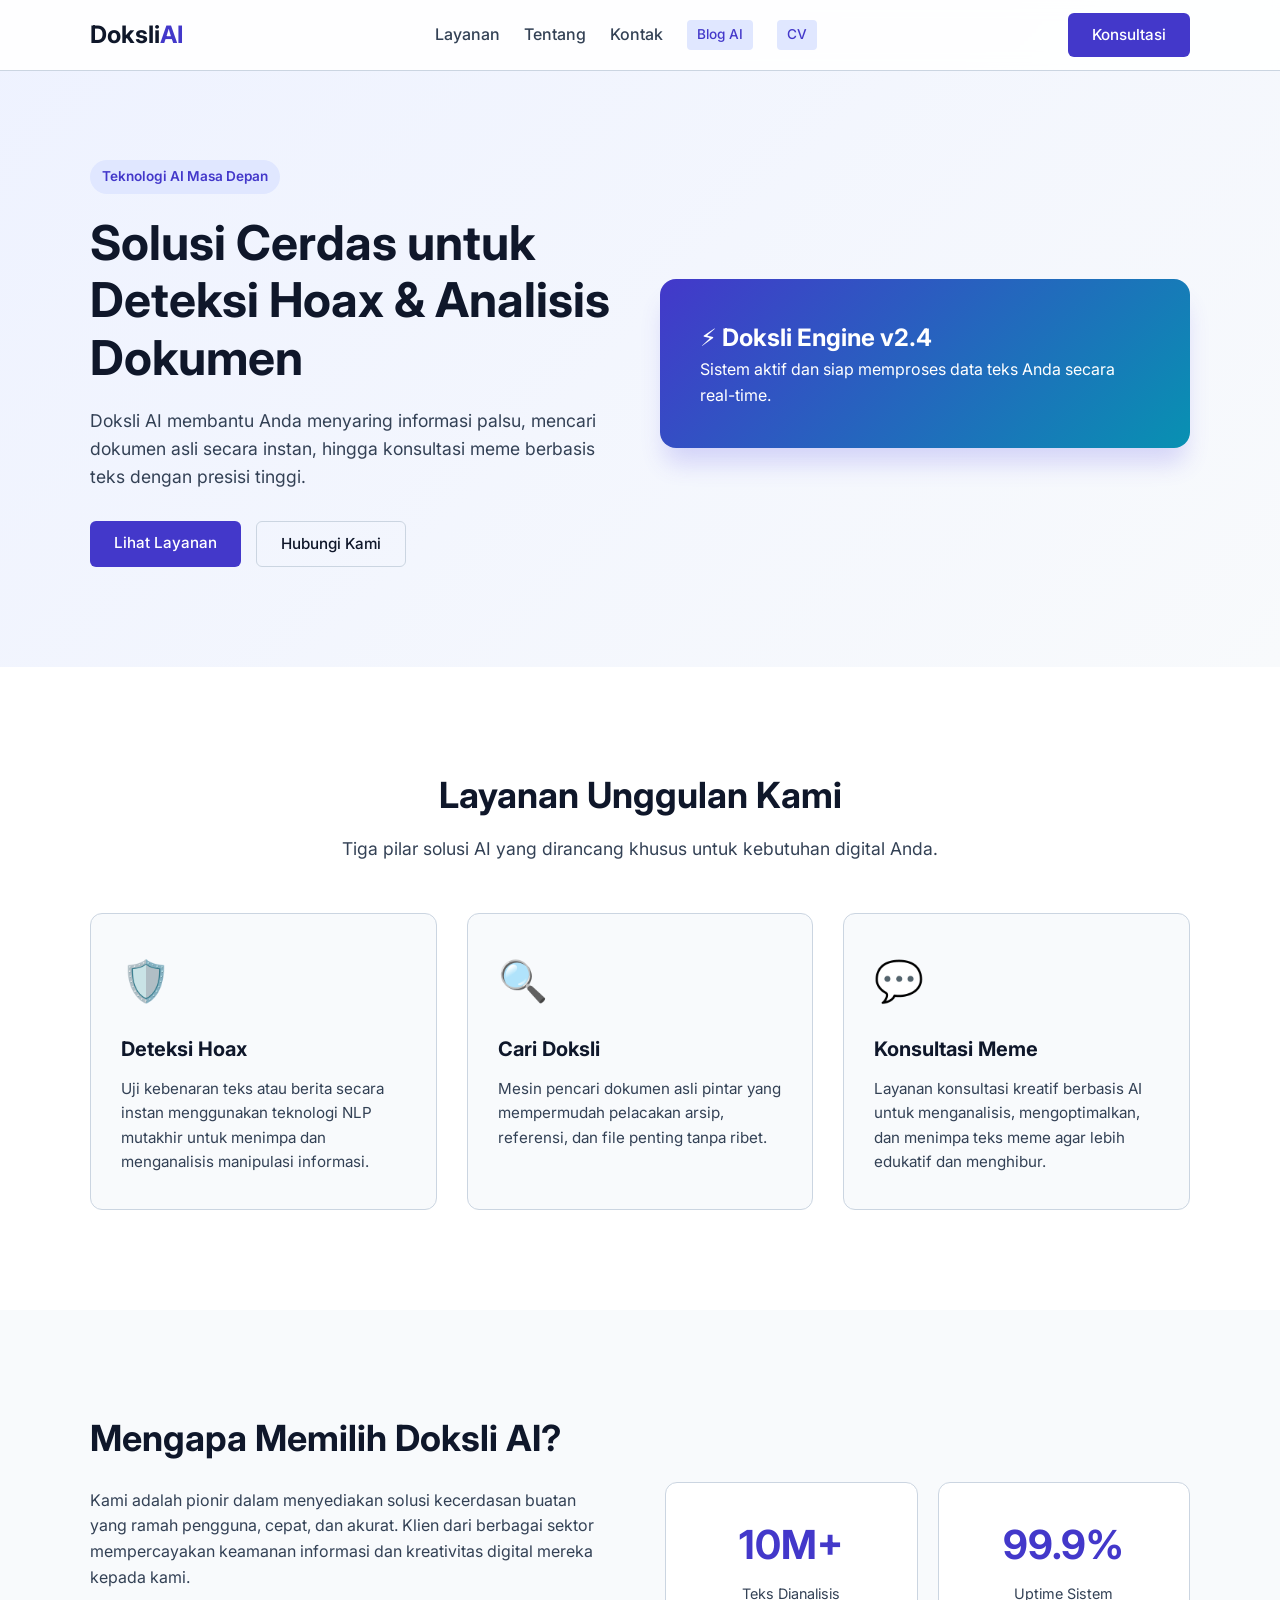
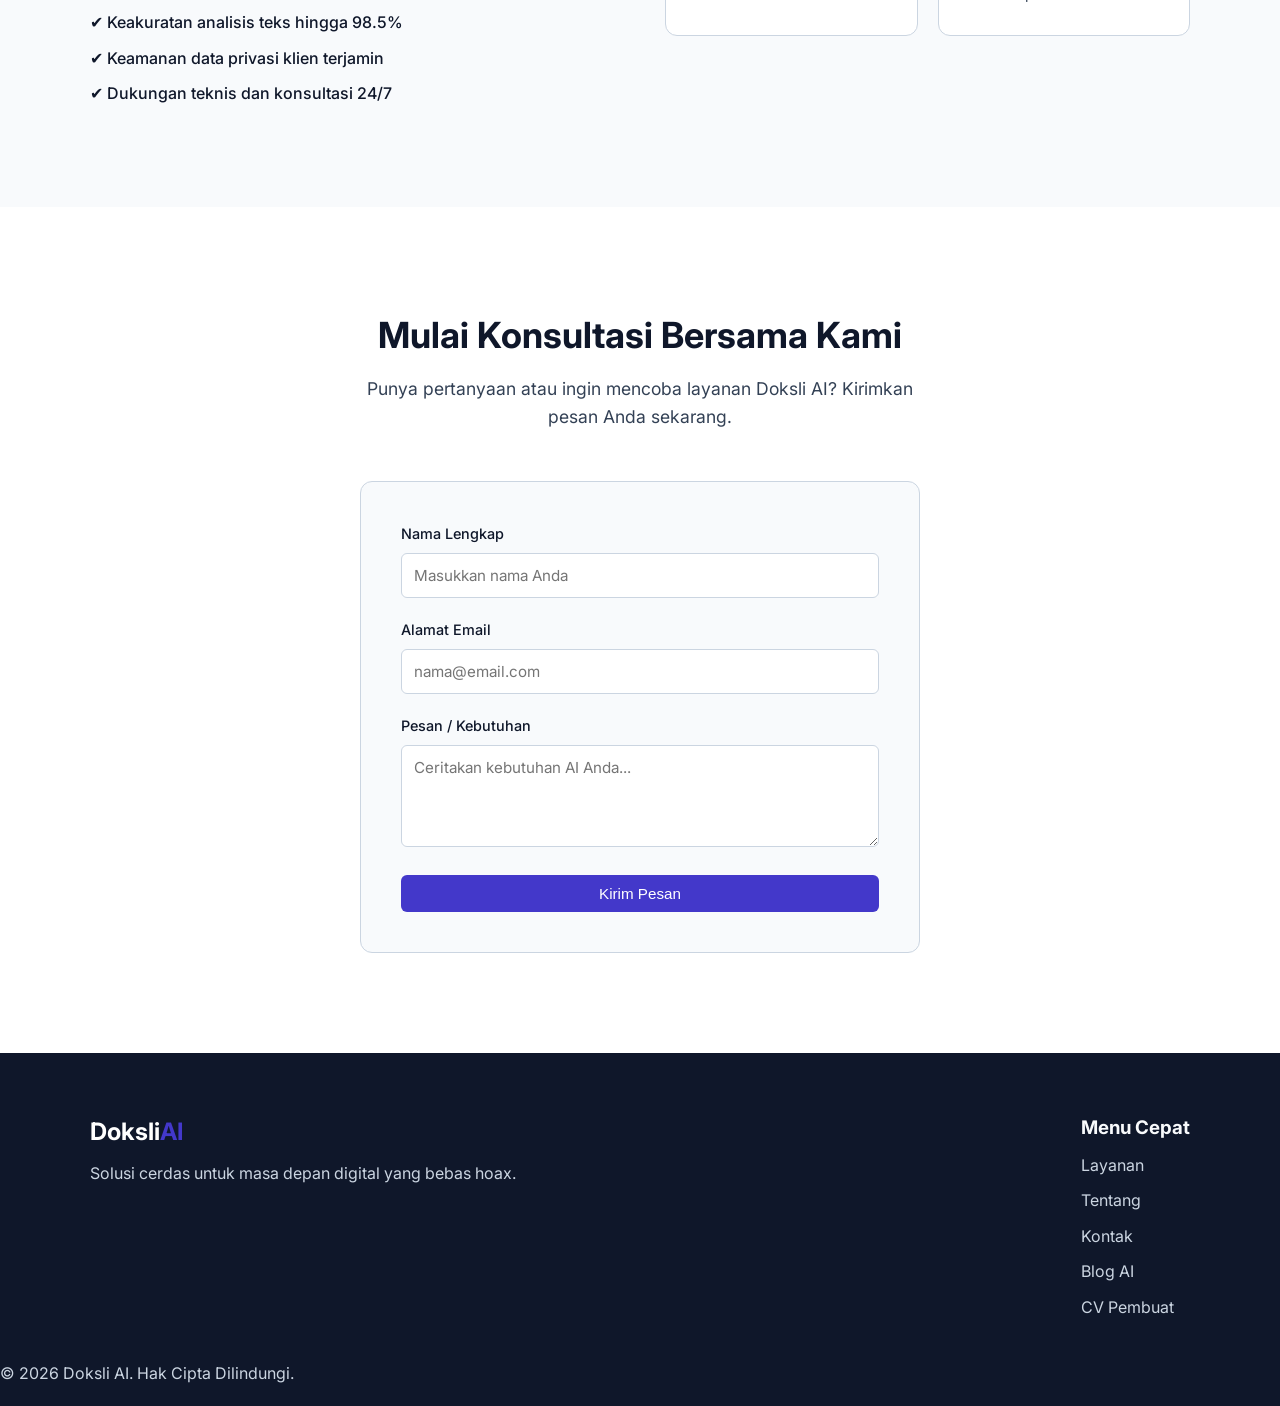
<file: index.html>
<!DOCTYPE html>
<html lang="id">
<head>
    <meta charset="UTF-8">
    <meta name="viewport" content="width=device-width, initial-scale=1.0">
    <title>Doksli AI — Solusi Kecerdasan Buatan Terpercaya</title>
    <!-- Google Fonts: Inter -->
    <link rel="preconnect" href="https://fonts.googleapis.com">
    <link rel="preconnect" href="https://fonts.gstatic.com" crossorigin>
    <link href="https://fonts.googleapis.com/css2?family=Inter:wght@300;400;500;600;700&display=swap" rel="stylesheet">
    <!-- External CSS -->
    <link rel="stylesheet" href="assets/css/style.css">
</head>
<body>

    <!-- 1. Navbar / Header -->
    <header class="navbar">
        <div class="container nav-container">
            <a href="index.html" class="logo">Doksli<span>AI</span></a>
            <nav class="nav-menu">
                <a href="#layanan">Layanan</a>
                <a href="#tentang">Tentang</a>
                <a href="#kontak">Kontak</a>
                <!-- Link ke halaman lain proyek -->
                <a href="blog.html" class="nav-link-other">Blog AI</a>
                <a href="cv.html" class="nav-link-other">CV</a>
            </nav>
            <a href="#kontak" class="btn btn-primary nav-cta">Konsultasi</a>
        </div>
    </header>

    <!-- 2. Hero Section -->
    <section class="hero">
        <div class="container hero-container">
            <div class="hero-content">
                <span class="badge">Teknologi AI Masa Depan</span>
                <h1>Solusi Cerdas untuk Deteksi Hoax & Analisis Dokumen</h1>
                <p>Doksli AI membantu Anda menyaring informasi palsu, mencari dokumen asli secara instan, hingga konsultasi meme berbasis teks dengan presisi tinggi.</p>
                <div class="hero-buttons">
                    <a href="#layanan" class="btn btn-primary">Lihat Layanan</a>
                    <a href="#kontak" class="btn btn-outline">Hubungi Kami</a>
                </div>
            </div>
            <div class="hero-visual">
                <div class="ai-card-glow">
                    <h2>⚡ Doksli Engine v2.4</h2>
                    <p>Sistem aktif dan siap memproses data teks Anda secara real-time.</p>
                </div>
            </div>
        </div>
    </section>

    <!-- 3. Layanan Section -->
    <section id="layanan" class="services">
        <div class="container">
            <div class="section-title">
                <h2>Layanan Unggulan Kami</h2>
                <p>Tiga pilar solusi AI yang dirancang khusus untuk kebutuhan digital Anda.</p>
            </div>
            <div class="services-grid">
                <!-- Layanan 1 -->
                <div class="service-card">
                    <div class="service-icon">🛡️</div>
                    <h3>Deteksi Hoax</h3>
                    <p>Uji kebenaran teks atau berita secara instan menggunakan teknologi NLP mutakhir untuk menimpa dan menganalisis manipulasi informasi.</p>
                </div>
                <!-- Layanan 2 -->
                <div class="service-card">
                    <div class="service-icon">🔍</div>
                    <h3>Cari Doksli</h3>
                    <p>Mesin pencari dokumen asli pintar yang mempermudah pelacakan arsip, referensi, dan file penting tanpa ribet.</p>
                </div>
                <!-- Layanan 3 -->
                <div class="service-card">
                    <div class="service-icon">💬</div>
                    <h3>Konsultasi Meme</h3>
                    <p>Layanan konsultasi kreatif berbasis AI untuk menganalisis, mengoptimalkan, dan menimpa teks meme agar lebih edukatif dan menghibur.</p>
                </div>
            </div>
        </div>
    </section>

    <!-- 4. Tentang / Keunggulan Section -->
    <section id="tentang" class="about">
        <div class="container about-container">
            <div class="about-text">
                <h2>Mengapa Memilih Doksli AI?</h2>
                <p>Kami adalah pionir dalam menyediakan solusi kecerdasan buatan yang ramah pengguna, cepat, dan akurat. Klien dari berbagai sektor mempercayakan keamanan informasi dan kreativitas digital mereka kepada kami.</p>
                <ul class="about-list">
                    <li>✔️ Keakuratan analisis teks hingga 98.5%</li>
                    <li>✔️ Keamanan data privasi klien terjamin</li>
                    <li>✔️ Dukungan teknis dan konsultasi 24/7</li>
                </ul>
            </div>
            <div class="about-stats">
                <div class="stat-box">
                    <h3>10M+</h3>
                    <p>Teks Dianalisis</p>
                </div>
                <div class="stat-box">
                    <h3>99.9%</h3>
                    <p>Uptime Sistem</p>
                </div>
            </div>
        </div>
    </section>

    <!-- 5. Kontak / Call to Action Section -->
    <section id="kontak" class="contact">
        <div class="container contact-container">
            <div class="section-title">
                <h2>Mulai Konsultasi Bersama Kami</h2>
                <p>Punya pertanyaan atau ingin mencoba layanan Doksli AI? Kirimkan pesan Anda sekarang.</p>
            </div>
            <form class="contact-form" onsubmit="event.preventDefault(); alert('Pesan berhasil dikirim!');">
                <div class="form-group">
                    <label for="nama">Nama Lengkap</label>
                    <input type="text" id="nama" placeholder="Masukkan nama Anda" required>
                </div>
                <div class="form-group">
                    <label for="email">Alamat Email</label>
                    <input type="email" id="email" placeholder="nama@email.com" required>
                </div>
                <div class="form-group">
                    <label for="pesan">Pesan / Kebutuhan</label>
                    <textarea id="pesan" rows="4" placeholder="Ceritakan kebutuhan AI Anda..." required></textarea>
                </div>
                <button type="submit" class="btn btn-primary btn-block">Kirim Pesan</button>
            </form>
        </div>
    </section>

    <!-- 6. Footer -->
    <footer class="footer">
        <div class="container footer-container">
            <div class="footer-brand">
                <a href="index.html" class="logo">Doksli<span>AI</span></a>
                <p>Solusi cerdas untuk masa depan digital yang bebas hoax.</p>
            </div>
            <div class="footer-links">
                <h3>Menu Cepat</h3>
                <a href="#layanan">Layanan</a>
                <a href="#tentang">Tentang</a>
                <a href="#kontak">Kontak</a>
                <a href="blog.html">Blog AI</a>
                <a href="cv.html">CV Pembuat</a>
            </div>
        </div>
        <div class="footer-bottom">
            <p>&copy; 2026 Doksli AI. Hak Cipta Dilindungi.</p>
        </div>
    </footer>

</body>
</html>
</file>
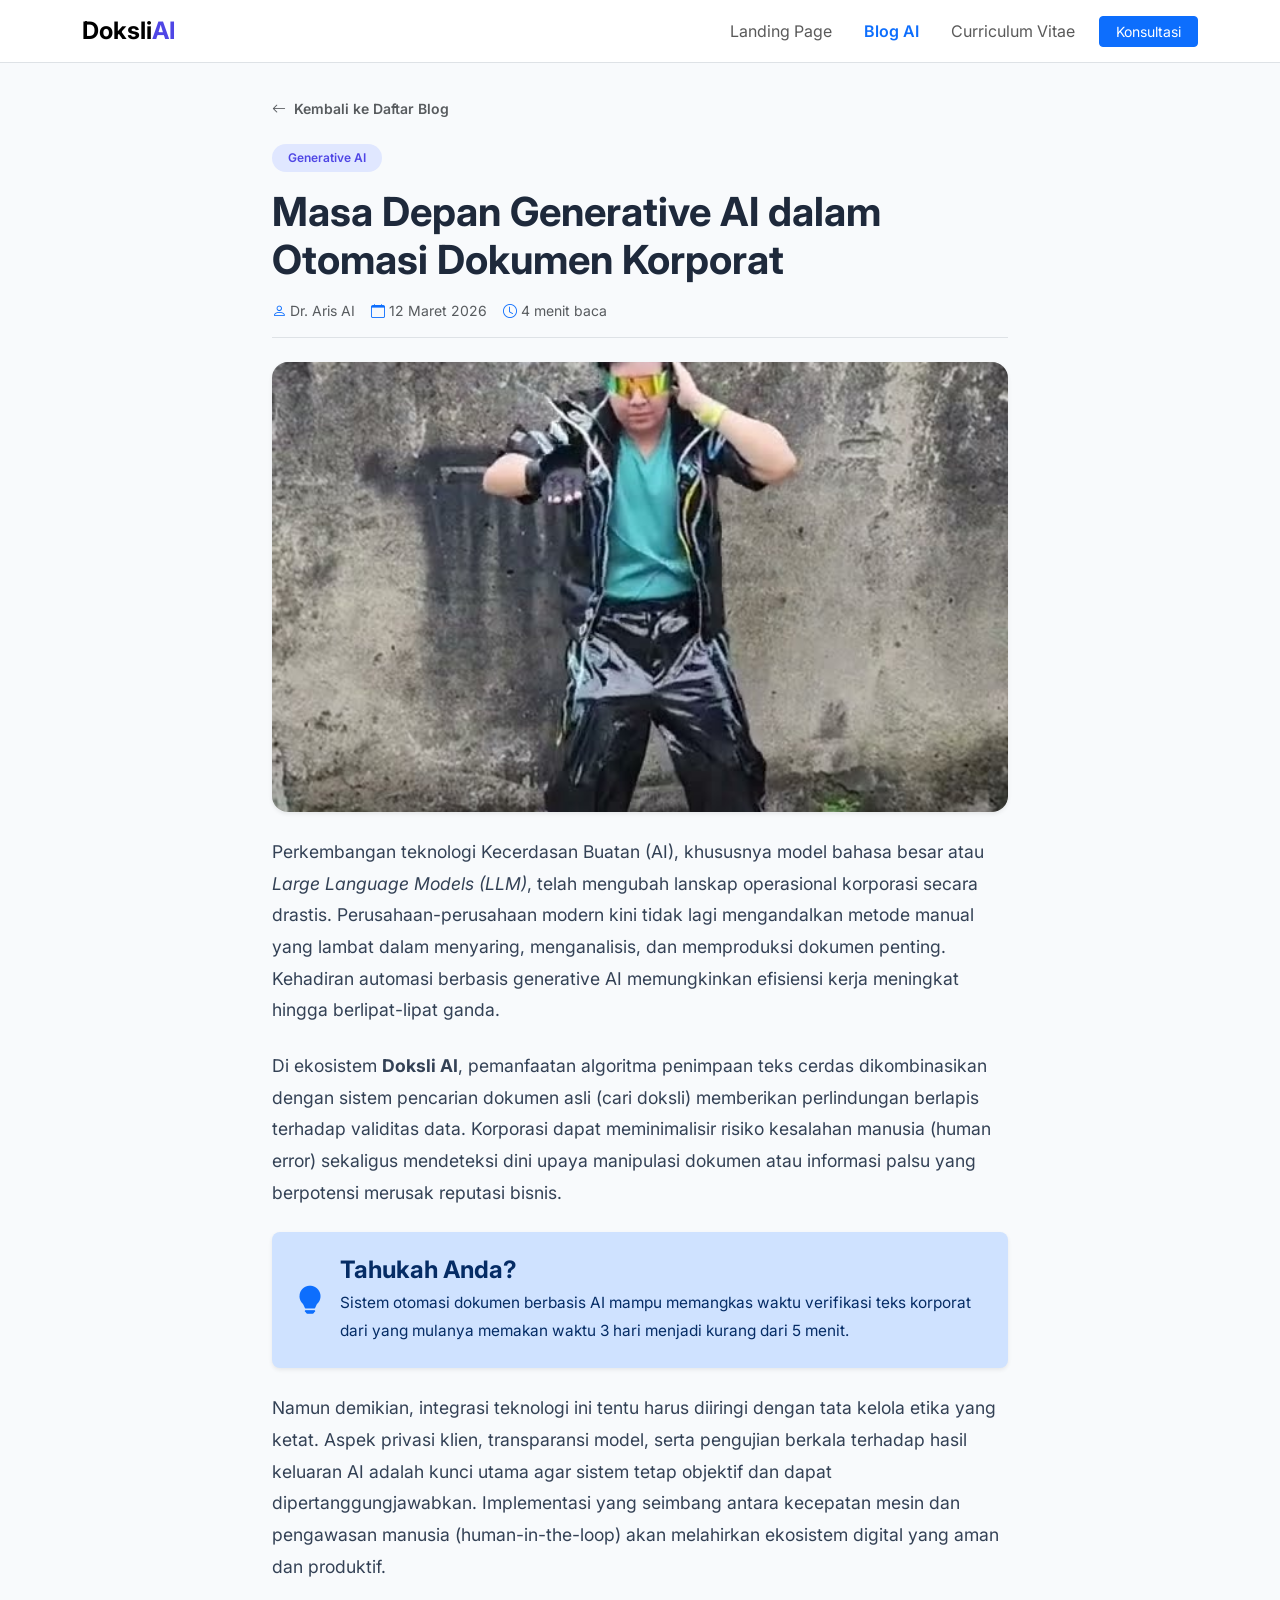
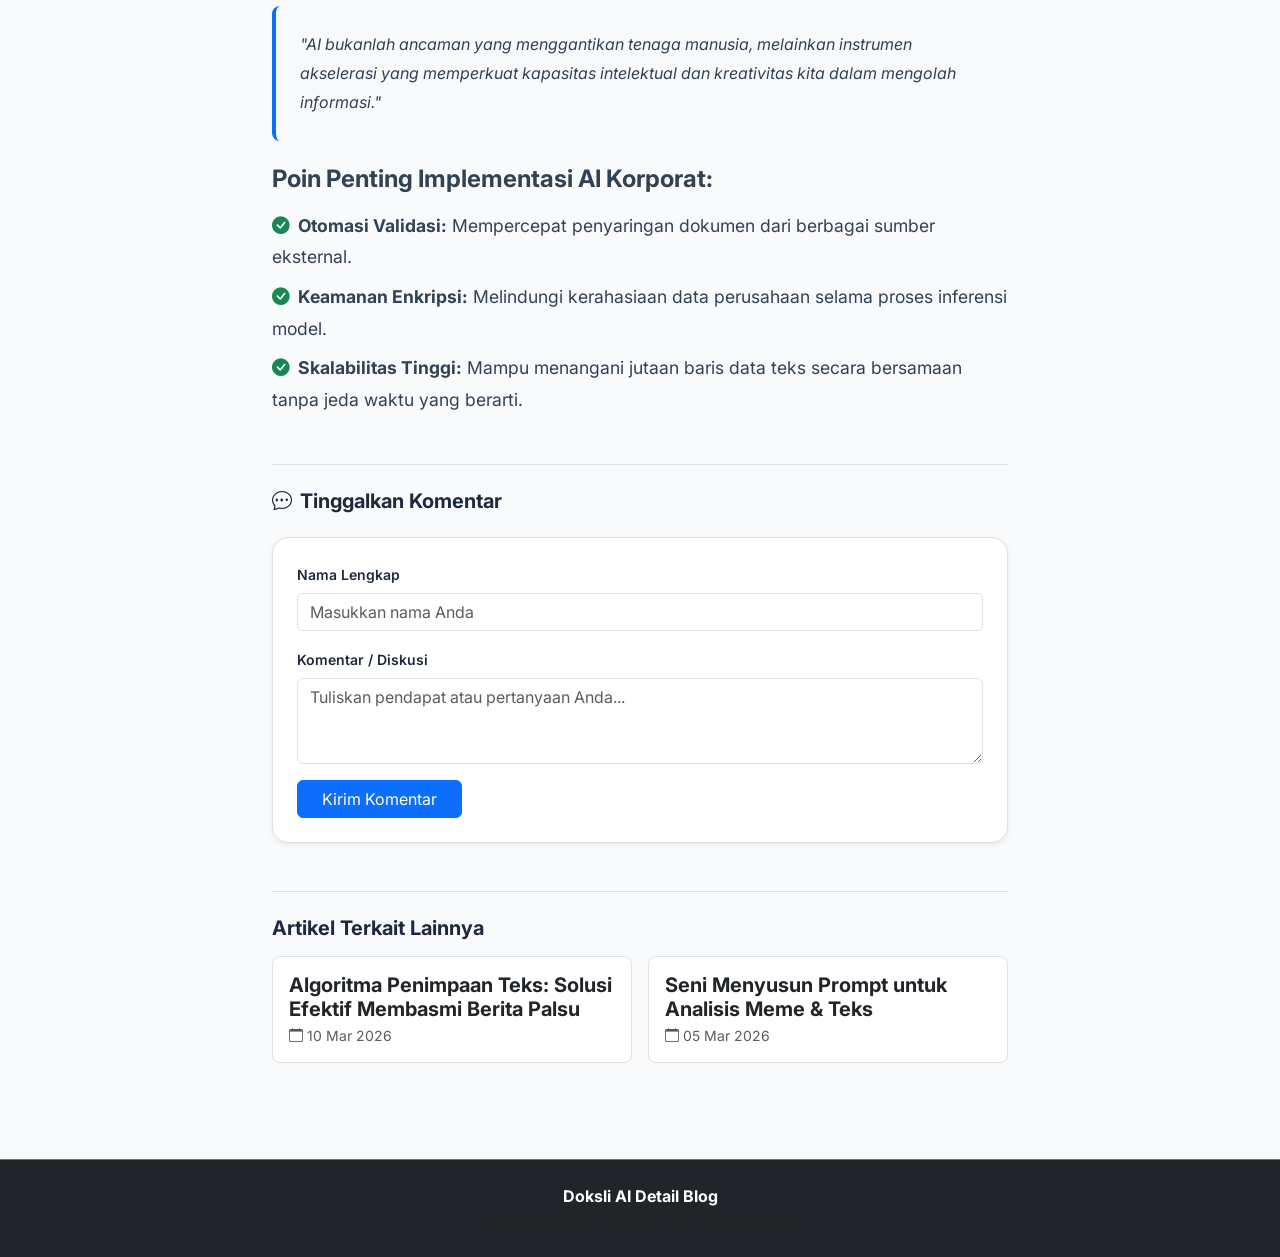
<file: blog-detail.html>
<!DOCTYPE html>
<html lang="id">
<head>
    <meta charset="UTF-8">
    <meta name="viewport" content="width=device-width, initial-scale=1.0">
    <title>Masa Depan Generative AI dalam Otomasi Dokumen Korporat — Doksli AI</title>
    <!-- Bootstrap 5 CSS CDN -->
    <link href="https://cdn.jsdelivr.net/npm/bootstrap@5.3.8/dist/css/bootstrap.min.css" rel="stylesheet">
    <!-- Bootstrap Icons CDN -->
    <link rel="stylesheet" href="https://cdn.jsdelivr.net/npm/bootstrap-icons@1.11.3/font/bootstrap-icons.min.css">
    <!-- Google Fonts: Inter -->
    <link href="https://fonts.googleapis.com/css2?family=Inter:wght@300;400;500;600;700&display=swap" rel="stylesheet">
    <style>
        body { font-family: 'Inter', sans-serif; background-color: #f8fafc; color: #1e293b; }
        .navbar-brand span { color: #4f46e5; }
        .article-content { font-size: 1.1rem; line-height: 1.8; color: #334155; }
        .article-content p { margin-bottom: 1.5rem; }
        .badge-ai { background-color: #e0e7ff; color: #4f46e5; font-weight: 600; }
    </style>
</head>
<body>

    <!-- Navbar -->
    <nav class="navbar navbar-expand-lg navbar-light bg-white border-bottom fixed-top">
        <div class="container">
            <a class="navbar-brand fw-bold fs-4" href="index.html">Doksli<span>AI</span></a>
            <button class="navbar-toggler" type="button" data-bs-toggle="collapse" data-bs-target="#navbarNav" aria-controls="navbarNav" aria-expanded="false" aria-label="Toggle navigation">
                <span class="navbar-toggler-icon"></span>
                <span class="visually-hidden">Toggle navigation</span>
            </button>
            <div class="collapse navbar-collapse justify-content-end" id="navbarNav">
                <ul class="navbar-nav align-items-center gap-3">
                    <li class="nav-item"><a class="nav-link" href="index.html">Landing Page</a></li>
                    <li class="nav-item"><a class="nav-link active fw-semibold text-primary" href="blog.html">Blog AI</a></li>
                    <li class="nav-item"><a class="nav-link" href="cv.html">Curriculum Vitae</a></li>
                    <li class="nav-item"><a href="index.html#kontak" class="btn btn-primary btn-sm px-3">Konsultasi</a></li>
                </ul>
            </div>
        </div>
    </nav>

    <!-- Main Article Container -->
    <main class="container py-5 mt-5">
        <div class="row justify-content-center">
            <div class="col-lg-8">
                
                <!-- Navigasi Kembali -->
                <div class="mb-4">
                    <a href="blog.html" class="text-decoration-none text-muted small fw-semibold">
                        <i class="bi bi-arrow-left me-1"></i> Kembali ke Daftar Blog
                    </a>
                </div>

                <!-- Meta & Judul Artikel -->
                <div class="mb-4">
                    <span class="badge badge-ai mb-3 px-3 py-2 rounded-pill">Generative AI</span>
                    <h1 class="fw-bold display-6 mb-3">Masa Depan Generative AI dalam Otomasi Dokumen Korporat</h1>
                    <div class="d-flex flex-wrap align-items-center text-muted small gap-3 pb-3 border-bottom">
                        <span><i class="bi bi-person me-1 text-primary"></i>Dr. Aris AI</span>
                        <span><i class="bi bi-calendar me-1 text-primary"></i>12 Maret 2026</span>
                        <span><i class="bi bi-clock me-1 text-primary"></i>4 menit baca</span>
                    </div>
                </div>

                <!-- Cover Gambar Lebar Penuh -->
                <div class="mb-4">
                    <img src="assets/img/Dj_windah.jpg" class="img-fluid rounded-4 shadow-sm w-100" alt="Generative AI Cover" style="max-height: 450px; object-fit: cover;">
                </div>

                <!-- Isi Artikel (Minimal 3 Paragraf + Komponen Pendukung) -->
                <article class="article-content">
                    <p>Perkembangan teknologi Kecerdasan Buatan (AI), khususnya model bahasa besar atau <em>Large Language Models (LLM)</em>, telah mengubah lanskap operasional korporasi secara drastis. Perusahaan-perusahaan modern kini tidak lagi mengandalkan metode manual yang lambat dalam menyaring, menganalisis, dan memproduksi dokumen penting. Kehadiran automasi berbasis generative AI memungkinkan efisiensi kerja meningkat hingga berlipat-lipat ganda.</p>
                    
                    <p>Di ekosistem <strong>Doksli AI</strong>, pemanfaatan algoritma penimpaan teks cerdas dikombinasikan dengan sistem pencarian dokumen asli (cari doksli) memberikan perlindungan berlapis terhadap validitas data. Korporasi dapat meminimalisir risiko kesalahan manusia (human error) sekaligus mendeteksi dini upaya manipulasi dokumen atau informasi palsu yang berpotensi merusak reputasi bisnis.</p>

                    <!-- Alert Info Terkait AI -->
                    <div class="alert alert-primary border-0 shadow-sm rounded-3 p-4 my-4" role="alert">
                        <div class="d-flex align-items-center gap-3">
                            <i class="bi bi-lightbulb-fill fs-3 text-primary"></i>
                            <div>
                                <h4 class="alert-heading fw-bold mb-1">Tahukah Anda?</h4>
                                <p class="mb-0 small">Sistem otomasi dokumen berbasis AI mampu memangkas waktu verifikasi teks korporat dari yang mulanya memakan waktu 3 hari menjadi kurang dari 5 menit.</p>
                            </div>
                        </div>
                    </div>

                    <p>Namun demikian, integrasi teknologi ini tentu harus diiringi dengan tata kelola etika yang ketat. Aspek privasi klien, transparansi model, serta pengujian berkala terhadap hasil keluaran AI adalah kunci utama agar sistem tetap objektif dan dapat dipertanggungjawabkan. Implementasi yang seimbang antara kecepatan mesin dan pengawasan manusia (human-in-the-loop) akan melahirkan ekosistem digital yang aman dan produktif.</p>

                    <!-- Blockquote Kutipan -->
                    <blockquote class="blockquote bg-light p-4 rounded-3 border-start border-4 border-primary my-4">
                        <p class="mb-0 fs-6 fst-italic">"AI bukanlah ancaman yang menggantikan tenaga manusia, melainkan instrumen akselerasi yang memperkuat kapasitas intelektual dan kreativitas kita dalam mengolah informasi."</p>
                    </blockquote>

                    <h4 class="fw-bold mt-4 mb-3">Poin Penting Implementasi AI Korporat:</h4>
                    <ul class="list-unstyled d-flex flex-column gap-2 mb-4">
                        <li><i class="bi bi-check-circle-fill text-success me-2"></i><strong>Otomasi Validasi:</strong> Mempercepat penyaringan dokumen dari berbagai sumber eksternal.</li>
                        <li><i class="bi bi-check-circle-fill text-success me-2"></i><strong>Keamanan Enkripsi:</strong> Melindungi kerahasiaan data perusahaan selama proses inferensi model.</li>
                        <li><i class="bi bi-check-circle-fill text-success me-2"></i><strong>Skalabilitas Tinggi:</strong> Mampu menangani jutaan baris data teks secara bersamaan tanpa jeda waktu yang berarti.</li>
                    </ul>
                </article>

                <!-- Area Komentar Sederhana -->
                <section class="mt-5 pt-4 border-top">
                    <h3 class="fw-bold h5 mb-4"><i class="bi bi-chat-dots me-2"></i>Tinggalkan Komentar</h3>
                    <form class="bg-white border p-4 rounded-4 shadow-sm" onsubmit="event.preventDefault(); alert('Komentar berhasil dikirim dan menunggu moderasi!');">
                        <div class="mb-3">
                            <label for="namaKomentar" class="form-label small fw-semibold">Nama Lengkap</label>
                            <input type="text" class="form-control" id="namaKomentar" placeholder="Masukkan nama Anda" required>
                        </div>
                        <div class="mb-3">
                            <label for="isiKomentar" class="form-label small fw-semibold">Komentar / Diskusi</label>
                            <textarea class="form-control" id="isiKomentar" rows="3" placeholder="Tuliskan pendapat atau pertanyaan Anda..." required></textarea>
                        </div>
                        <button type="submit" class="btn btn-primary px-4">Kirim Komentar</button>
                    </form>
                </section>

                <!-- Artikel Terkait (Opsional dengan Card Kecil) -->
                <section class="mt-5 pt-4 border-top">
                    <h4 class="fw-bold h5 mb-3">Artikel Terkait Lainnya</h4>
                    <div class="row g-3">
                        <div class="col-md-6">
                            <div class="card p-3 border rounded-3 h-100">
                                <h5 class="fw-bold mb-1"><a href="blog-detail.html" class="text-decoration-none text-dark">Algoritma Penimpaan Teks: Solusi Efektif Membasmi Berita Palsu</a></h5>
                                <p class="text-muted small mb-0"><i class="bi bi-calendar me-1"></i>10 Mar 2026</p>
                            </div>
                        </div>
                        <div class="col-md-6">
                            <div class="card p-3 border rounded-3 h-100">
                                <h5 class="fw-bold mb-1"><a href="blog-detail.html" class="text-decoration-none text-dark">Seni Menyusun Prompt untuk Analisis Meme & Teks</a></h5>
                                <p class="text-muted small mb-0"><i class="bi bi-calendar me-1"></i>05 Mar 2026</p>
                            </div>
                        </div>
                    </div>
                </section>

            </div>
        </div>
    </main>

    <!-- Footer -->
    <footer class="bg-dark text-white py-4 mt-5 border-top border-secondary">
        <div class="container text-center">
            <p class="mb-1 fw-bold">Doksli AI Detail Blog</p>
            <p class="text-muted small mb-0">&copy; 2026 Doksli AI. Seluruh Hak Cipta Dilindungi.</p>
        </div>
    </footer>

    <!-- Bootstrap 5 JS Bundle CDN -->
    <script src="https://cdn.jsdelivr.net/npm/bootstrap@5.3.8/dist/js/bootstrap.bundle.min.js"></script>
</body>
</html>
</file>
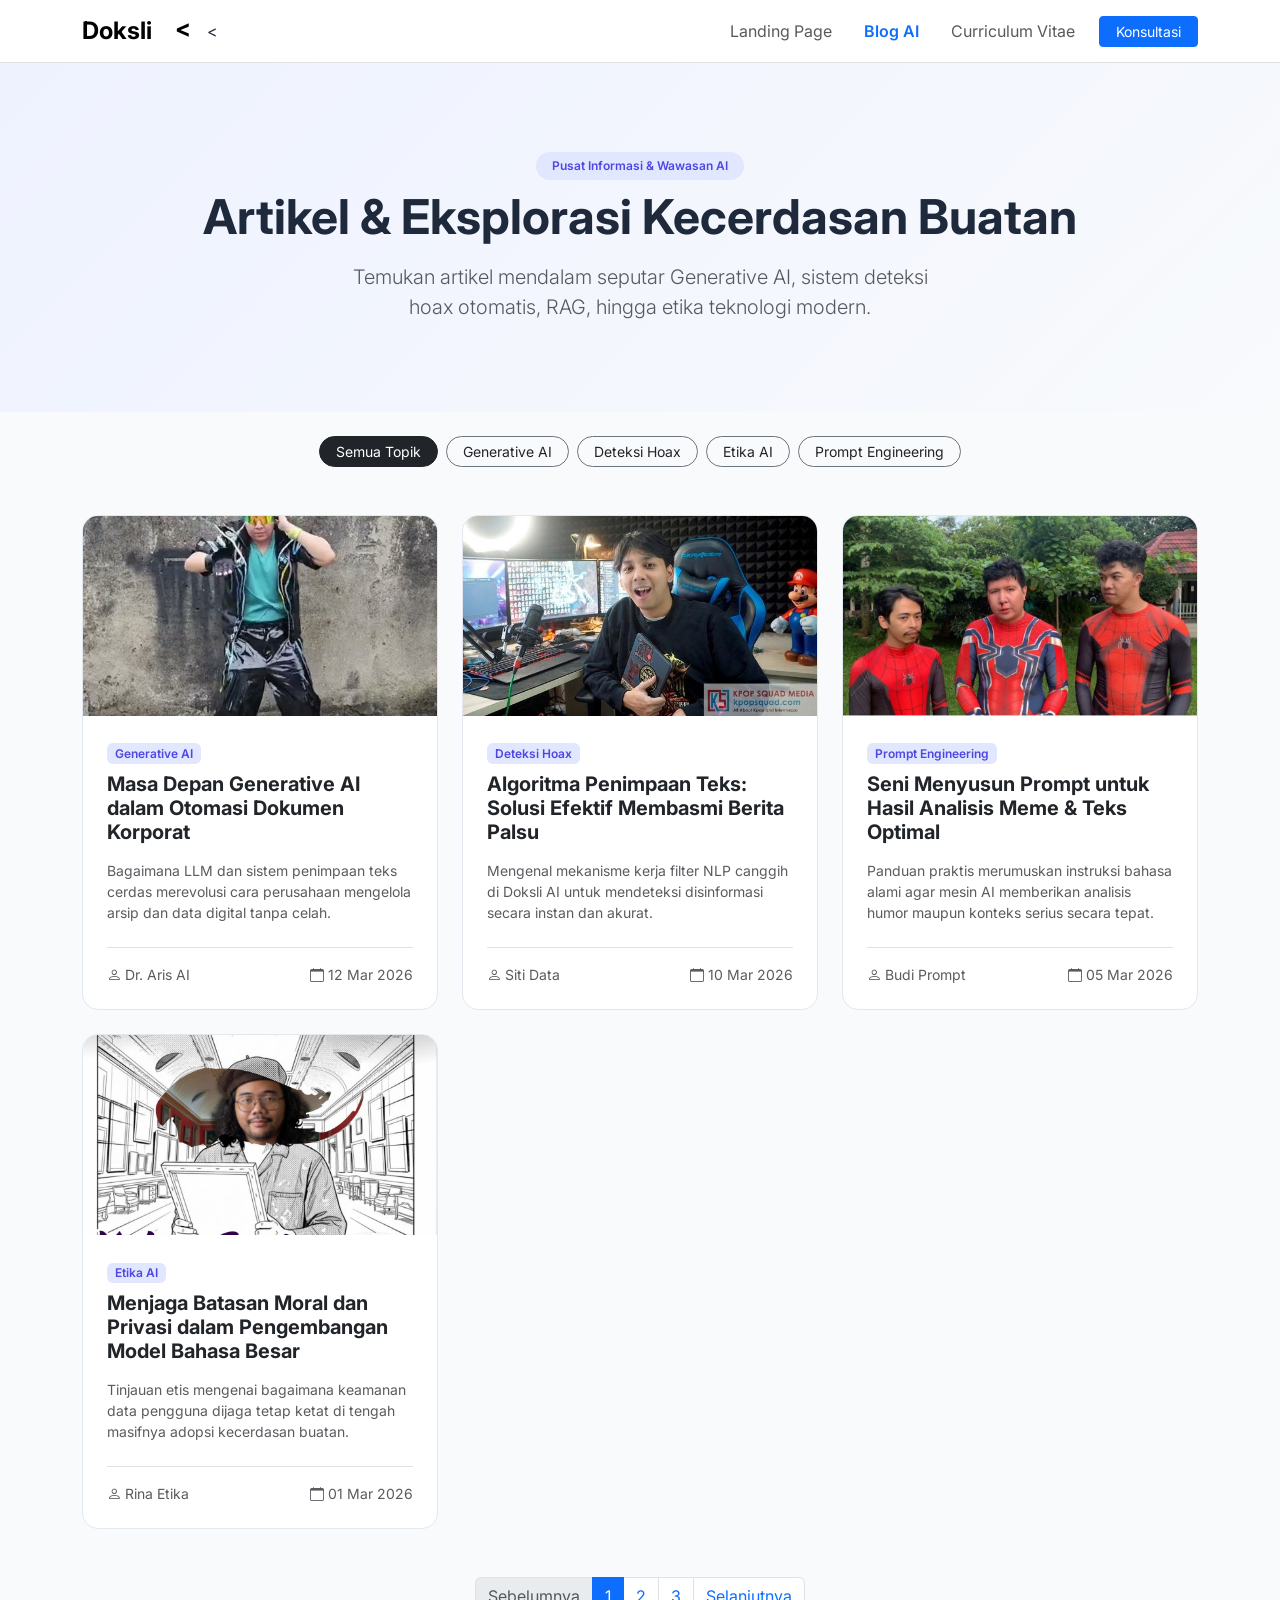
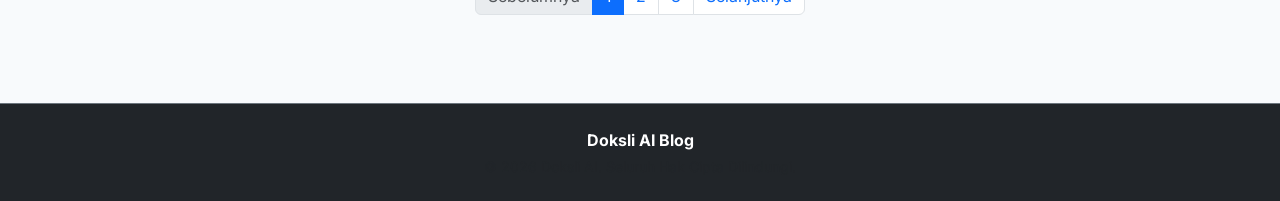
<file: blog.html>
<!DOCTYPE html>
<html lang="id">
<head>
    <meta charset="UTF-8">
    <meta name="viewport" content="width=device-width, initial-scale=1.0">
    <title>Blog AI & Wawasan Teknologi — Doksli AI</title>
    <!-- Bootstrap 5 CSS CDN -->
    <link href="https://cdn.jsdelivr.net/npm/bootstrap@5.3.8/dist/css/bootstrap.min.css" rel="stylesheet">
    <!-- Bootstrap Icons CDN -->
    <link rel="stylesheet" href="https://cdn.jsdelivr.net/npm/bootstrap-icons@1.11.3/font/bootstrap-icons.min.css">
    <!-- Google Fonts: Inter -->
    <link href="https://fonts.googleapis.com/css2?family=Inter:wght@300;400;500;600;700&display=swap" rel="stylesheet">
    <style>
        body { font-family: 'Inter', sans-serif; background-color: #f8fafc; color: #1e293b; }
        .navbar-brand span { color: #4f46e5; }
        .card { transition: transform 0.3s ease, box-shadow 0.3s ease; border: 1px solid #e2e8f0; }
        .card:hover { transform: translateY(-5px); box-shadow: 0 10px 20px rgba(0,0,0,0.08); }
        .badge-ai { background-color: #e0e7ff; color: #4f46e5; font-weight: 600; }
        .hero-blog { background: linear-gradient(135deg, #eef2ff 0%, #f8fafc 100%); padding: 80px 0 50px; }
    </style>
</head>
<body>

<!-- Navbar -->
    <nav class="navbar navbar-expand-lg navbar-light bg-white border-bottom fixed-top">
        <div class="container">
            <a class="navbar-brand fw-bold fs-4" href="index.html">Doksli<span class="text-white">AI</span><</a>
            <<button class="navbar-toggler" type="button" data-bs-toggle="collapse" data-bs-target="#navbarNav" aria-controls="navbarNav" aria-expanded="false" aria-label="Toggle navigation">
                <span class="navbar-toggler-icon"></span>
                <span class="visually-hidden">Toggle navigation</span>
            </button>
            <div class="collapse navbar-collapse justify-content-end" id="navbarNav">
                <ul class="navbar-nav align-items-center gap-3">
                    <li class="nav-item"><a class="nav-link" href="index.html">Landing Page</a></li>
                    <li class="nav-item"><a class="nav-link active fw-semibold text-primary" href="blog.html">Blog AI</a></li>
                    <li class="nav-item"><a class="nav-link" href="cv.html">Curriculum Vitae</a></li>
                    <li class="nav-item"><a href="index.html#kontak" class="btn btn-primary btn-sm px-3">Konsultasi</a></li>
                </ul>
            </div>
        </div>
    </nav>

    <!-- Hero Header Blog -->
    <header class="hero-blog mt-5">
        <div class="container text-center py-4">
            <span class="badge badge-ai mb-2 px-3 py-2 rounded-pill">Pusat Informasi & Wawasan AI</span>
            <h1 class="fw-bold display-5 mb-3">Artikel & Eksplorasi Kecerdasan Buatan</h1>
            <p class="text-muted lead mx-auto" style="max-width: 600px;">Temukan artikel mendalam seputar Generative AI, sistem deteksi hoax otomatis, RAG, hingga etika teknologi modern.</p>
        </div>
    </header>

    <!-- Kategori Filter Visual -->
    <div class="container my-4">
        <div class="d-flex flex-wrap justify-content-center gap-2">
            <button class="btn btn-dark btn-sm rounded-pill px-3">Semua Topik</button>
            <button class="btn btn-outline-secondary btn-sm rounded-pill px-3 text-dark border-secondary">Generative AI</button>
            <button class="btn btn-outline-secondary btn-sm rounded-pill px-3 text-dark border-secondary">Deteksi Hoax</button>
            <button class="btn btn-outline-secondary btn-sm rounded-pill px-3 text-dark border-secondary">Etika AI</button>
            <button class="btn btn-outline-secondary btn-sm rounded-pill px-3 text-dark border-secondary">Prompt Engineering</button>
        </div>
    </div>

    <!-- Main Content: Daftar Artikel (Minimal 4 Artikel) -->
    <main class="container py-4 mb-5">
        <div class="row g-4">
            
            <!-- Artikel 1 -->
            <div class="col-md-6 col-lg-4">
                <div class="card h-100 rounded-4 overflow-hidden">
                    <img src="assets/img/Dj_windah.jpg" class="card-img-top" alt="Generative AI" style="height: 200px; object-fit: cover;">
                    <div class="card-body d-flex flex-column p-4">
                        <div class="mb-2">
                            <span class="badge badge-ai">Generative AI</span>
                        </div>
                        <h2 class="card-title h5 fw-bold mb-3">
                            <a href="blog-detail.html" class="text-decoration-none text-dark stretched-link">Masa Depan Generative AI dalam Otomasi Dokumen Korporat</a>
                        </h2>
                        <p class="card-text text-muted small mb-4">Bagaimana LLM dan sistem penimpaan teks cerdas merevolusi cara perusahaan mengelola arsip dan data digital tanpa celah.</p>
                        <div class="mt-auto pt-3 border-top d-flex justify-content-between align-items-center text-muted small">
                            <span><i class="bi bi-person me-1"></i>Dr. Aris AI</span>
                            <span><i class="bi bi-calendar me-1"></i>12 Mar 2026</span>
                        </div>
                    </div>
                </div>
            </div>

            <!-- Artikel 2 -->
            <div class="col-md-6 col-lg-4">
                <div class="card h-100 rounded-4 overflow-hidden">
                    <img src="assets/img/luthfi.jpg" class="card-img-top" alt="Deteksi Hoax" style="height: 200px; object-fit: cover;">
                    <div class="card-body d-flex flex-column p-4">
                        <div class="mb-2">
                            <span class="badge badge-ai">Deteksi Hoax</span>
                        </div>
                        <h2 class="card-title h5 fw-bold mb-3">
                            <a href="blog-detail.html" class="text-decoration-none text-dark stretched-link">Algoritma Penimpaan Teks: Solusi Efektif Membasmi Berita Palsu</a>
                        </h2>
                        <p class="card-text text-muted small mb-4">Mengenal mekanisme kerja filter NLP canggih di Doksli AI untuk mendeteksi disinformasi secara instan dan akurat.</p>
                        <div class="mt-auto pt-3 border-top d-flex justify-content-between align-items-center text-muted small">
                            <span><i class="bi bi-person me-1"></i>Siti Data</span>
                            <span><i class="bi bi-calendar me-1"></i>10 Mar 2026</span>
                        </div>
                    </div>
                </div>
            </div>

            <!-- Artikel 3 -->
            <div class="col-md-6 col-lg-4">
                <div class="card h-100 rounded-4 overflow-hidden">
                    <img src="assets/img/windah_spider.png" class="card-img-top" alt="Prompt Engineering" style="height: 200px; object-fit: cover;">
                    <div class="card-body d-flex flex-column p-4">
                        <div class="mb-2">
                            <span class="badge badge-ai">Prompt Engineering</span>
                        </div>
                        <h2 class="card-title h5 fw-bold mb-3">
                            <a href="blog-detail.html" class="text-decoration-none text-dark stretched-link">Seni Menyusun Prompt untuk Hasil Analisis Meme & Teks Optimal</a>
                        </h2>
                        <p class="card-text text-muted small mb-4">Panduan praktis merumuskan instruksi bahasa alami agar mesin AI memberikan analisis humor maupun konteks serius secara tepat.</p>
                        <div class="mt-auto pt-3 border-top d-flex justify-content-between align-items-center text-muted small">
                            <span><i class="bi bi-person me-1"></i>Budi Prompt</span>
                            <span><i class="bi bi-calendar me-1"></i>05 Mar 2026</span>
                        </div>
                    </div>
                </div>
            </div>

            <!-- Artikel 4 -->
            <div class="col-md-6 col-lg-4">
                <div class="card h-100 rounded-4 overflow-hidden">
                    <img src="assets/img/kelas_seni.jpeg" class="card-img-top" alt="Etika AI" style="height: 200px; object-fit: cover;">
                    <div class="card-body d-flex flex-column p-4">
                        <div class="mb-2">
                            <span class="badge badge-ai">Etika AI</span>
                        </div>
                        <h2 class="card-title h5 fw-bold mb-3">
                            <a href="blog-detail.html" class="text-decoration-none text-dark stretched-link">Menjaga Batasan Moral dan Privasi dalam Pengembangan Model Bahasa Besar</a>
                        </h2>
                        <p class="card-text text-muted small mb-4">Tinjauan etis mengenai bagaimana keamanan data pengguna dijaga tetap ketat di tengah masifnya adopsi kecerdasan buatan.</p>
                        <div class="mt-auto pt-3 border-top d-flex justify-content-between align-items-center text-muted small">
                            <span><i class="bi bi-person me-1"></i>Rina Etika</span>
                            <span><i class="bi bi-calendar me-1"></i>01 Mar 2026</span>
                        </div>
                    </div>
                </div>
            </div>

        </div>

        <!-- Pagination Sederhana -->
        <nav class="mt-5">
            <ul class="pagination justify-content-center">
                <li class="page-item disabled"><span class="page-link">Sebelumnya</span></li>
                <li class="page-item active"><span class="page-link bg-primary border-primary">1</span></li>
                <li class="page-item"><a class="page-link text-primary" href="#">2</a></li>
                <li class="page-item"><a class="page-link text-primary" href="#">3</a></li>
                <li class="page-item"><a class="page-link text-primary" href="#">Selanjutnya</a></li>
            </ul>
        </nav>
    </main>

    <!-- Footer -->
    <footer class="bg-dark text-white py-4 border-top border-secondary">
        <div class="container text-center">
            <p class="mb-1 fw-bold">Doksli AI Blog</p>
            <p class="text-muted small mb-0">&copy; 2026 Doksli AI. Seluruh Hak Cipta Dilindungi.</p>
        </div>
    </footer>

    <!-- Bootstrap 5 JS Bundle CDN -->
    <script src="https://cdn.jsdelivr.net/npm/bootstrap@5.3.8/dist/js/bootstrap.bundle.min.js"></script>
</body>
</html>
</file>
<file: assets/css/style.css>
/* --- CSS VARIABLES & RESET --- */
:root {
    --primary: #4338ca;
    --primary-dark: #3730a3;     
    --accent: #0891b2;           
    --bg-color: #f8fafc;
    --text-color: #0f172a;
    --text-muted: #334155; 
    --white: #ffffff;
    --border-color: #cbd5e1;
    --shadow: 0 4px 6px -1px rgba(0, 0, 0, 0.1), 0 2px 4px -1px rgba(0, 0, 0, 0.06);
    --transition: all 0.3s ease;
}

* {
    margin: 0;
    padding: 0;
    box-sizing: border-box;
}

html {
    scroll-behavior: smooth;
}

body {
    font-family: 'Inter', sans-serif, system-ui;
    background-color: var(--bg-color);
    color: var(--text-color);
    line-height: 1.6;
}

/* --- UTILITIES --- */
.container {
    width: 100%;
    max-width: 1140px;
    margin: 0 auto;
    padding: 0 20px;
}

a {
    text-decoration: none;
    color: inherit;
}

ul {
    list-style: none;
}

.btn {
    display: inline-block;
    padding: 10px 24px;
    border-radius: 6px;
    font-weight: 500;
    cursor: pointer;
    transition: var(--transition);
    border: none;
    font-size: 0.95rem;
}

.btn-primary {
    background-color: var(--primary);
    color: var(--white);
}

.btn-primary:hover {
    background-color: var(--primary-dark);
}

.btn-outline {
    background-color: transparent;
    border: 1px solid var(--border-color);
    color: var(--text-color);
}

.btn-outline:hover {
    border-color: var(--primary);
    color: var(--primary);
}

.btn-block {
    width: 100%;
}

.section-title {
    text-align: center;
    margin-bottom: 50px;
}

.section-title h2 {
    font-size: 2.25rem;
    font-weight: 700;
    margin-bottom: 10px;
    color: var(--text-color);
}

.section-title p {
    color: var(--text-muted);
    font-size: 1.1rem;
}

/* --- NAVBAR --- */
.navbar {
    position: fixed;
    top: 0;
    left: 0;
    width: 100%;
    background-color: rgba(255, 255, 255, 0.9);
    backdrop-filter: blur(8px);
    border-bottom: 1px solid var(--border-color);
    z-index: 1000;
}

.nav-container {
    display: flex;
    justify-content: space-between;
    align-items: center;
    height: 70px;
}

.logo {
    font-size: 1.5rem;
    font-weight: 700;
    color: var(--text-color);
}

.logo span {
    color: var(--primary);
}

.nav-menu {
    display: flex;
    gap: 24px;
    align-items: center;
}

.nav-menu a {
    font-weight: 500;
    color: var(--text-muted);
    transition: var(--transition);
}

.nav-menu a:hover {
    color: var(--primary);
}

.nav-link-other {
    font-size: 0.85rem;
    background-color: #e0e7ff;
    color: var(--primary) !important;
    padding: 4px 10px;
    border-radius: 4px;
}

/* --- HERO SECTION --- */
.hero {
    padding: 160px 0 100px;
    background: linear-gradient(135deg, #eef2ff 0%, #f8fafc 100%);
}

.hero-container {
    display: grid;
    grid-template-columns: 1fr 1fr;
    gap: 40px;
    align-items: center;
}

.badge {
    display: inline-block;
    background-color: #e0e7ff;
    color: var(--primary);
    padding: 6px 12px;
    border-radius: 20px;
    font-size: 0.85rem;
    font-weight: 600;
    margin-bottom: 20px;
}

.hero-content h1 {
    font-size: 3rem;
    line-height: 1.2;
    font-weight: 700;
    margin-bottom: 20px;
}

.hero-content p {
    font-size: 1.1rem;
    color: var(--text-muted);
    margin-bottom: 30px;
}

.hero-buttons {
    display: flex;
    gap: 15px;
}

.ai-card-glow {
    background: linear-gradient(135deg, var(--primary), var(--accent));
    color: var(--white);
    padding: 40px;
    border-radius: 16px;
    box-shadow: 0 20px 25px -5px rgba(79, 70, 229, 0.2);
}

.ai-card-glow h3 {
    font-size: 1.5rem;
    margin-bottom: 10px;
}

/* --- SERVICES SECTION --- */
.services {
    padding: 100px 0;
    background-color: var(--white);
}

.services-grid {
    display: grid;
    grid-template-columns: repeat(3, 1fr);
    gap: 30px;
}

.service-card {
    background: var(--bg-color);
    border: 1px solid var(--border-color);
    padding: 35px 30px;
    border-radius: 12px;
    transition: var(--transition);
}

.service-card:hover {
    transform: translateY(-5px);
    box-shadow: var(--shadow);
    border-color: var(--primary);
}

.service-icon {
    font-size: 2.5rem;
    margin-bottom: 20px;
}

.service-card h3 {
    font-size: 1.25rem;
    margin-bottom: 12px;
}

.service-card p {
    color: var(--text-muted);
    font-size: 0.95rem;
}

/* --- ABOUT SECTION --- */
.about {
    padding: 100px 0;
}

.about-container {
    display: grid;
    grid-template-columns: 1fr 1fr;
    gap: 50px;
    align-items: center;
}

.about-text h2 {
    font-size: 2.25rem;
    margin-bottom: 20px;
}

.about-text p {
    color: var(--text-muted);
    margin-bottom: 20px;
}

.about-list {
    display: flex;
    flex-direction: column;
    gap: 10px;
    font-weight: 500;
}

.about-stats {
    display: grid;
    grid-template-columns: 1fr 1fr;
    gap: 20px;
}

.stat-box {
    background: var(--white);
    border: 1px solid var(--border-color);
    padding: 30px;
    border-radius: 12px;
    text-align: center;
}

.stat-box h3 {
    font-size: 2.5rem;
    color: var(--primary);
    margin-bottom: 5px;
}

.stat-box p {
    color: var(--text-muted);
    font-size: 0.9rem;
}

/* --- CONTACT SECTION --- */
.contact {
    padding: 100px 0;
    background-color: var(--white);
}

.contact-container {
    max-width: 600px;
}

.contact-form {
    background: var(--bg-color);
    border: 1px solid var(--border-color);
    padding: 40px;
    border-radius: 12px;
}

.form-group {
    margin-bottom: 20px;
}

.form-group label {
    display: block;
    font-weight: 500;
    margin-bottom: 8px;
    font-size: 0.9rem;
}

.form-group input,
.form-group textarea {
    width: 100%;
    padding: 12px;
    border: 1px solid var(--border-color);
    border-radius: 6px;
    font-family: inherit;
    font-size: 0.95rem;
    outline: none;
    transition: var(--transition);
    background: var(--white);
}

.form-group input:focus,
.form-group textarea:focus {
    border-color: var(--primary);
    box-shadow: 0 0 0 3px rgba(79, 70, 229, 0.1);
}

/* --- FOOTER --- */
.footer {
    background-color: #0f172a;
    color: #f8fafc;
    padding: 60px 0 20px;
}

.footer-container {
    display: flex;
    justify-content: space-between;
    margin-bottom: 40px;
}

.footer-brand .logo {
    color: var(--white);
    margin-bottom: 10px;
    display: inline-block;
}

.footer-brand p,
.footer-links a,
.footer-bottom {
    color: #cbd5e1 !important; 
}

.footer-links {
    display: flex;
    flex-direction: column;
    gap: 10px;
}

.footer-links h4 {
    margin-bottom: 5px;
    font-size: 1rem;
}


.footer-links a:hover {
    color: var(--white);
}

/* --- RESPONSIVE / MEDIA QUERY --- */
@media (max-width: 968px) {
    .hero-container,
    .about-container {
        grid-template-columns: 1fr;
        text-align: center;
    }

    .hero-buttons {
        justify-content: center;
    }

    .services-grid {
        grid-template-columns: 1fr;
    }

    .nav-menu {
        display: none; /* Sederhana untuk tampilan mobile */
    }
}
</file>
